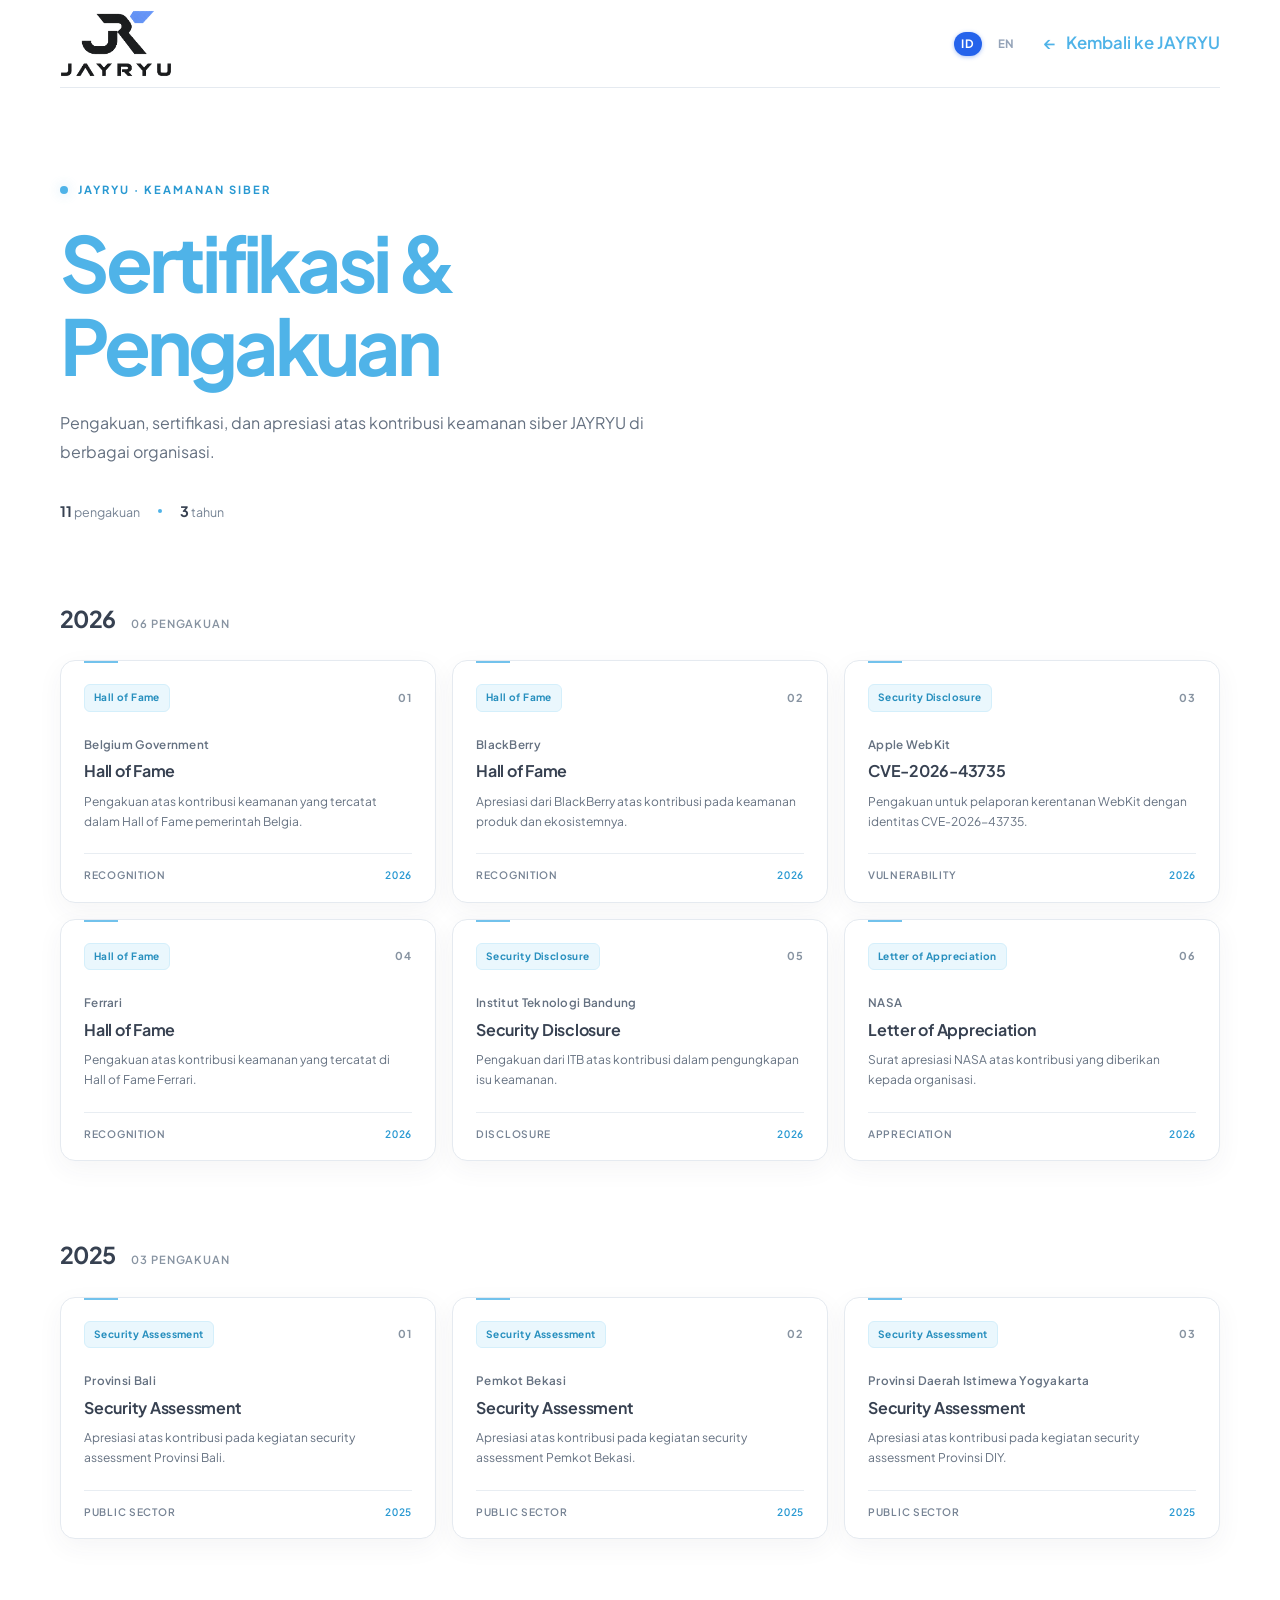
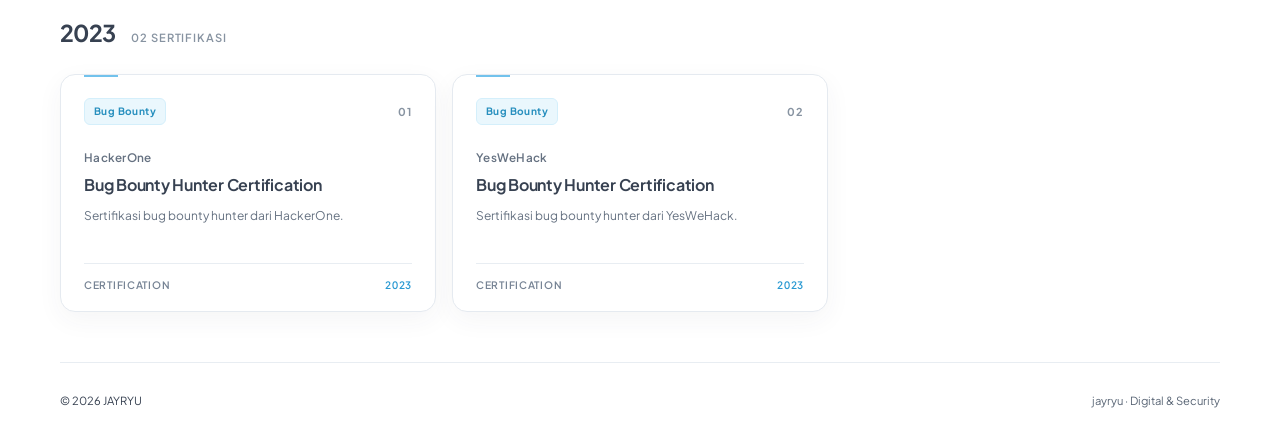
<file: id/certifications/index.html>
<!DOCTYPE html>
<html lang="id" class="scroll-smooth">
<head>
  <meta charset="UTF-8">
  <meta name="viewport" content="width=device-width, initial-scale=1.0">
  <meta name="theme-color" content="#ffffff">
  <meta name="description" content="Sertifikasi dan pengakuan keamanan siber JAYRYU dari organisasi pemerintah, teknologi, dan program bug bounty.">
  <title>Sertifikasi &amp; Pengakuan — JAYRYU</title>
  <script>
    (function(){
      try {
        var lang = localStorage.getItem('jayryu_lang');
        if (lang === 'en' || lang === 'id') {
          document.documentElement.lang = lang;
        }
      } catch(e){}
    })();
  </script>
  <link rel="icon" type="image/png" href="../../assets/images/logo.png">
  <link rel="stylesheet" href="../../assets/css/style.css">
  <link rel="stylesheet" href="../../assets/css/certifications.css">
</head>
<body class="cert-page">
  <header class="cert-topbar">
    <a class="cert-brand" href="../../index.html" aria-label="JAYRYU — kembali ke halaman utama" data-i18n-aria-label="nav_brand_aria">
      <img src="../../assets/images/jayryu_logo_dark.png" alt="JAYRYU">
    </a>
    <div style="display:flex;align-items:center;gap:16px;">
      <div class="lang-switcher" role="group" aria-label="Pilih Bahasa / Language">
        <button type="button" class="lang-btn active" data-lang="id" aria-label="Bahasa Indonesia">ID</button>
        <span class="lang-divider" aria-hidden="true">|</span>
        <button type="button" class="lang-btn" data-lang="en" aria-label="English">EN</button>
      </div>
      <a class="cert-home-link" href="../../index.html"><span aria-hidden="true">←</span> <span data-i18n="cert_back_link">Kembali ke JAYRYU</span></a>
    </div>
  </header>

  <main class="cert-main">
    <section class="cert-intro" aria-labelledby="page-title">
      <p class="cert-eyebrow"><span class="cert-eyebrow-mark" aria-hidden="true"></span> <span data-i18n="cert_eyebrow">JAYRYU · KEAMANAN SIBER</span></p>
      <h1 id="page-title"><span data-i18n="cert_heading">Sertifikasi &amp; Pengakuan</span></h1>
      <p class="cert-lede" data-i18n="cert_lede">Pengakuan, sertifikasi, dan apresiasi atas kontribusi keamanan siber JAYRYU di berbagai organisasi.</p>
      <div class="cert-summary" aria-label="11 pengakuan dari tiga tahun">
        <span><strong>11</strong> <span data-i18n="cert_summary_recognitions">pengakuan</span></span><i aria-hidden="true"></i><span><strong>3</strong> <span data-i18n="cert_summary_years">tahun</span></span>
      </div>
    </section>

    <div class="cert-years">
      <section class="cert-year" aria-labelledby="year-2026">
        <header class="cert-year-heading">
          <h2 id="year-2026">2026</h2>
          <span data-i18n="cert_count_2026">06 pengakuan</span>
        </header>
        <div class="cert-grid">
          <article class="cert-card">
            <div class="cert-card-top"><span class="cert-category">Hall of Fame</span><span class="cert-index">01</span></div>
            <p class="cert-organization">Belgium Government</p>
            <h3>Hall of Fame</h3>
            <p class="cert-description" data-i18n="cert_desc_belgium">Pengakuan atas kontribusi keamanan yang tercatat dalam Hall of Fame pemerintah Belgia.</p>
            <div class="cert-card-foot"><span>Recognition</span><time datetime="2026">2026</time></div>
          </article>
          <article class="cert-card">
            <div class="cert-card-top"><span class="cert-category">Hall of Fame</span><span class="cert-index">02</span></div>
            <p class="cert-organization">BlackBerry</p>
            <h3>Hall of Fame</h3>
            <p class="cert-description" data-i18n="cert_desc_blackberry">Apresiasi dari BlackBerry atas kontribusi pada keamanan produk dan ekosistemnya.</p>
            <div class="cert-card-foot"><span>Recognition</span><time datetime="2026">2026</time></div>
          </article>
          <article class="cert-card">
            <div class="cert-card-top"><span class="cert-category">Security Disclosure</span><span class="cert-index">03</span></div>
            <p class="cert-organization">Apple WebKit</p>
            <h3>CVE-2026-43735</h3>
            <p class="cert-description" data-i18n="cert_desc_apple">Pengakuan untuk pelaporan kerentanan WebKit dengan identitas CVE-2026-43735.</p>
            <div class="cert-card-foot"><span>Vulnerability</span><time datetime="2026">2026</time></div>
          </article>
          <article class="cert-card">
            <div class="cert-card-top"><span class="cert-category">Hall of Fame</span><span class="cert-index">04</span></div>
            <p class="cert-organization">Ferrari</p>
            <h3>Hall of Fame</h3>
            <p class="cert-description" data-i18n="cert_desc_ferrari">Pengakuan atas kontribusi keamanan yang tercatat di Hall of Fame Ferrari.</p>
            <div class="cert-card-foot"><span>Recognition</span><time datetime="2026">2026</time></div>
          </article>
          <article class="cert-card">
            <div class="cert-card-top"><span class="cert-category">Security Disclosure</span><span class="cert-index">05</span></div>
            <p class="cert-organization">Institut Teknologi Bandung</p>
            <h3>Security Disclosure</h3>
            <p class="cert-description" data-i18n="cert_desc_itb">Pengakuan dari ITB atas kontribusi dalam pengungkapan isu keamanan.</p>
            <div class="cert-card-foot"><span>Disclosure</span><time datetime="2026">2026</time></div>
          </article>
          <article class="cert-card">
            <div class="cert-card-top"><span class="cert-category">Letter of Appreciation</span><span class="cert-index">06</span></div>
            <p class="cert-organization">NASA</p>
            <h3>Letter of Appreciation</h3>
            <p class="cert-description" data-i18n="cert_desc_nasa">Surat apresiasi NASA atas kontribusi yang diberikan kepada organisasi.</p>
            <div class="cert-card-foot"><span>Appreciation</span><time datetime="2026">2026</time></div>
          </article>
        </div>
      </section>

      <section class="cert-year" aria-labelledby="year-2025">
        <header class="cert-year-heading">
          <h2 id="year-2025">2025</h2>
          <span data-i18n="cert_count_2025">03 pengakuan</span>
        </header>
        <div class="cert-grid">
          <article class="cert-card">
            <div class="cert-card-top"><span class="cert-category">Security Assessment</span><span class="cert-index">01</span></div>
            <p class="cert-organization">Provinsi Bali</p>
            <h3>Security Assessment</h3>
            <p class="cert-description" data-i18n="cert_desc_bali">Apresiasi atas kontribusi pada kegiatan security assessment Provinsi Bali.</p>
            <div class="cert-card-foot"><span>Public Sector</span><time datetime="2025">2025</time></div>
          </article>
          <article class="cert-card">
            <div class="cert-card-top"><span class="cert-category">Security Assessment</span><span class="cert-index">02</span></div>
            <p class="cert-organization">Pemkot Bekasi</p>
            <h3>Security Assessment</h3>
            <p class="cert-description" data-i18n="cert_desc_bekasi">Apresiasi atas kontribusi pada kegiatan security assessment Pemkot Bekasi.</p>
            <div class="cert-card-foot"><span>Public Sector</span><time datetime="2025">2025</time></div>
          </article>
          <article class="cert-card">
            <div class="cert-card-top"><span class="cert-category">Security Assessment</span><span class="cert-index">03</span></div>
            <p class="cert-organization">Provinsi Daerah Istimewa Yogyakarta</p>
            <h3>Security Assessment</h3>
            <p class="cert-description" data-i18n="cert_desc_diy">Apresiasi atas kontribusi pada kegiatan security assessment Provinsi DIY.</p>
            <div class="cert-card-foot"><span>Public Sector</span><time datetime="2025">2025</time></div>
          </article>
        </div>
      </section>

      <section class="cert-year" aria-labelledby="year-2023">
        <header class="cert-year-heading">
          <h2 id="year-2023">2023</h2>
          <span data-i18n="cert_count_2023">02 sertifikasi</span>
        </header>
        <div class="cert-grid">
          <article class="cert-card">
            <div class="cert-card-top"><span class="cert-category">Bug Bounty</span><span class="cert-index">01</span></div>
            <p class="cert-organization">HackerOne</p>
            <h3>Bug Bounty Hunter Certification</h3>
            <p class="cert-description" data-i18n="cert_desc_hackerone">Sertifikasi bug bounty hunter dari HackerOne.</p>
            <div class="cert-card-foot"><span>Certification</span><time datetime="2023">2023</time></div>
          </article>
          <article class="cert-card">
            <div class="cert-card-top"><span class="cert-category">Bug Bounty</span><span class="cert-index">02</span></div>
            <p class="cert-organization">YesWeHack</p>
            <h3>Bug Bounty Hunter Certification</h3>
            <p class="cert-description" data-i18n="cert_desc_yeswehack">Sertifikasi bug bounty hunter dari YesWeHack.</p>
            <div class="cert-card-foot"><span>Certification</span><time datetime="2023">2023</time></div>
          </article>
        </div>
      </section>
    </div>
  </main>

  <footer class="cert-footer">
    <span>© 2026 JAYRYU</span>
    <a href="../../index.html">jayryu · Digital &amp; Security</a>
  </footer>

  <script src="../../assets/js/translations.js"></script>
  <script>
    document.addEventListener('DOMContentLoaded', function () {
      let currentLang = (window.JAYRYU_I18N && window.JAYRYU_I18N.getSavedLang()) || 'id';

      function applyCertLanguage(lang) {
        if (!window.JAYRYU_I18N) return;
        const t = window.JAYRYU_I18N.translations[lang];
        if (!t) return;

        currentLang = lang;
        document.documentElement.lang = lang;
        document.title = t.cert_page_title;

        const metaDesc = document.querySelector('meta[name="description"]');
        if (metaDesc) metaDesc.setAttribute('content', t.cert_page_desc);

        document.querySelectorAll('[data-i18n]').forEach(el => {
          const key = el.getAttribute('data-i18n');
          if (t[key] !== undefined) el.textContent = t[key];
        });

        document.querySelectorAll('.lang-btn[data-lang]').forEach(btn => {
          const match = btn.getAttribute('data-lang') === lang;
          btn.classList.toggle('active', match);
          btn.setAttribute('aria-pressed', String(match));
        });
      }

      document.querySelectorAll('.lang-btn[data-lang]').forEach(btn => {
        btn.addEventListener('click', function (e) {
          e.preventDefault();
          const targetLang = btn.getAttribute('data-lang');
          if (targetLang && targetLang !== currentLang) {
            currentLang = targetLang;
            if (window.JAYRYU_I18N) window.JAYRYU_I18N.setSavedLang(targetLang);
            applyCertLanguage(currentLang);
          }
        });
      });

      applyCertLanguage(currentLang);
    });
  </script>
</body>
</html>
</file>
<file: assets/css/style.css>
/* ============================================================
   JAYRYU — Digital Development Agency
   Design System & Core Styles
   Typography: Plus Jakarta Sans (Single Font Family)
   Palette: Deep Navy / Near Black, Electric Blue, White, Soft Blue
   ============================================================ */

@import url('https://fonts.googleapis.com/css2?family=Plus+Jakarta+Sans:wght@400;500;600;700&display=swap');

:root {
  --font-main: 'Plus Jakarta Sans', -apple-system, BlinkMacSystemFont, 'Segoe UI', Roboto, sans-serif;
  
  /* Brand Palette */
  --bg-dark: #080d1a;
  --bg-dark-surface: #0f172a;
  --bg-dark-border: rgba(255, 255, 255, 0.08);
  
  --electric-blue: #2563eb;
  --electric-blue-hover: #1d4ed8;
  --electric-blue-soft: #eff6ff;
  --electric-blue-glow: rgba(37, 99, 235, 0.15);
  
  --text-dark: #0a0f1d;
  --text-body: #475569;
  --text-muted: #64748b;
  --text-light: #f8fafc;
  
  --border-light: #e2e8f0;
  --bg-light: #ffffff;
  --bg-subtle: #f8fafc;
}

*, *::before, *::after {
  margin: 0;
  padding: 0;
  box-sizing: border-box;
  font-family: var(--font-main) !important;
}

html {
  scroll-behavior: smooth;
  background-color: var(--bg-light);
  color: var(--text-dark);
  -webkit-font-smoothing: antialiased;
  -moz-osx-font-smoothing: grayscale;
}

#home {
  background: linear-gradient(110deg, rgba(5, 12, 31, .86), rgba(7, 16, 39, .48)), url('../../Background%20home/ChatGPT%20Image%2029%20Sep%202026,%2015.51.00.png') center/cover no-repeat;
  min-height: 88vh;
  display: flex;
  align-items: center;
}
.floating-nav { width: max-content; max-width: calc(100vw - 24px); border: 1px solid rgba(255,255,255,.2); border-radius: 999px; background: rgba(9,18,39,.84); backdrop-filter: blur(18px); box-shadow: 0 12px 40px rgba(0,0,0,.2); }
.nav-link { padding: .65rem 1.05rem; border-radius: 999px; }
.nav-link:hover { color: #fff; background: rgba(255,255,255,.16); }
.logo-marquee { overflow: hidden; mask-image: linear-gradient(90deg, transparent, #000 10%, #000 90%, transparent); }
.logo-marquee:hover .logo-track { animation-play-state: paused; }
.logo-track { display:flex; align-items:center; width:max-content; animation: marquee 38s linear infinite; will-change: transform; }
.logo-sequence { display:flex; flex:0 0 auto; align-items:center; justify-content:space-around; gap:clamp(1.25rem, 3vw, 3.6rem); width:max-content; min-width:100vw; padding-right:3.6rem; box-sizing:border-box; }
.client-logo { display:inline-flex; align-items:center; gap:.65rem; min-height:54px; padding:.45rem .8rem; border:1px solid transparent; border-radius:12px; background:transparent; color:#e7efff; white-space:nowrap; cursor:pointer; transition:color .2s ease, background-color .2s ease, border-color .2s ease, transform .2s ease; }
.client-logo:hover { color:#fff; background:rgba(37,99,235,.12); border-color:rgba(96,165,250,.26); transform:translateY(-2px); }
.client-logo:focus-visible { outline:2px solid #60a5fa; outline-offset:3px; }
.logo-name { color:inherit; font-size:1.15rem; font-weight:700; letter-spacing:-.035em; }
.client-logo-image { display:block; width:auto; height:52px; max-width:180px; object-fit:contain; object-position:center; }
.credential-logo-image.hidden { display:none; }
.logo-bekasi .client-logo-image { height:42px; }
@keyframes marquee { to { transform:translateX(-50%); } }
.founder-placeholder { display:flex; align-items:center; justify-content:center; background:linear-gradient(135deg,#2563eb,#111827); }
.founder-placeholder::after { content:attr(data-initial); color:white; font-size:2.5rem; font-weight:800; }
#technology .grid > div { animation: techFloat 4s ease-in-out infinite alternate; }
#technology .grid > div:nth-child(even) { animation-delay: -2s; }
@keyframes techFloat { to { transform:translateY(-5px); box-shadow:0 14px 28px rgba(37,99,235,.1); } }
@media (prefers-reduced-motion: reduce) { .logo-track { animation:none; } }

/* Carry the Home navy and electric-blue palette through the remaining sections. */
#clients, #about, #team, #technology, footer {
  color: #f8fafc;
  background-color: #080d1a !important;
  border-color: rgba(148,163,184,.16) !important;
}
#clients h2, #about h2, #team h2, #technology h2,
#clients h3, #about h3, #team h3, #technology h3,
#technology h4, footer h4, footer .text-slate-900, footer .text-slate-600 {
  color: #f8fafc !important;
}
#clients p, #about p, #team p, #technology p, footer p, footer li,
#about .text-slate-500, #team .text-slate-500, #technology .text-slate-500 {
  color: #b8c4d8 !important;
}
#clients .bg-white, #about .bg-white, #team .bg-white, #technology .bg-white,
#about .bg-slate-50 {
  background-color: #0f172a !important;
  border-color: rgba(96,165,250,.2) !important;
}
#clients .client-logo { color:#e7efff; }
#clients .logo-name { color:inherit; }
#about .bg-blue-50, #team .bg-blue-50, #technology .bg-blue-50 {
  background-color: rgba(37,99,235,.14) !important;
  border-color: rgba(96,165,250,.25) !important;
}
#about .text-slate-600, #team .text-slate-600, #technology .text-slate-600,
#about .text-slate-700, #team .text-slate-700, #technology .text-slate-700 {
  color: #cbd5e1 !important;
}

/* Services: a restrained, consistent technology-card treatment. */
#services { background-color: #0b1224; border-color: rgba(148,163,184,.14); }
#services .section-heading { color: #f8fafc; }
#services .max-w-2xl > p { color: #b8c4d8; }
#services .max-w-2xl > span { background: rgba(37,99,235,.15); border-color: rgba(96,165,250,.25); color: #93c5fd; }
#services .grid > div {
  --service-accent: #60a5fa;
  --service-soft: rgba(37,99,235,.14);
  --service-border: rgba(96,165,250,.3);
  --service-glow: rgba(37,99,235,.24);
  min-height: 17rem;
  padding: 1.65rem;
  background: #0f172a;
  border: 1px solid rgba(148,163,184,.18);
  box-shadow: 0 12px 28px rgba(1,7,20,.18);
  transition: transform .24s ease, border-color .24s ease, box-shadow .24s ease;
}
#services .grid > div:nth-child(2) { --service-accent:#22d3ee; --service-soft:rgba(6,182,212,.13); --service-border:rgba(34,211,238,.3); --service-glow:rgba(6,182,212,.22); }
#services .grid > div:nth-child(3) { --service-accent:#a78bfa; --service-soft:rgba(139,92,246,.14); --service-border:rgba(167,139,250,.3); --service-glow:rgba(139,92,246,.23); }
#services .grid > div:nth-child(4) { --service-accent:#34d399; --service-soft:rgba(16,185,129,.13); --service-border:rgba(52,211,153,.28); --service-glow:rgba(16,185,129,.22); }
#services .grid > div:nth-child(5) { --service-accent:#fbbf24; --service-soft:rgba(245,158,11,.13); --service-border:rgba(251,191,36,.28); --service-glow:rgba(245,158,11,.2); }
#services .grid > div:nth-child(6) { --service-accent:#fb7185; --service-soft:rgba(244,63,94,.13); --service-border:rgba(251,113,133,.28); --service-glow:rgba(244,63,94,.2); }
#services .grid > div:hover {
  transform: translateY(-5px);
  border-color: rgba(59,130,246,.72);
  box-shadow: 0 18px 38px rgba(2,8,23,.34), 0 0 0 1px rgba(37,99,235,.14);
}
#services .grid > div > div:first-child { display:flex; flex-direction:column; align-items:flex-start; }
#services .grid > div > div:first-child > div:first-child {
  width: 3.5rem;
  height: 3.5rem;
  margin-bottom: 1.25rem;
  border-radius: 1rem;
  color: var(--service-accent);
  background: var(--service-soft);
  border: 1px solid var(--service-border);
  box-shadow: inset 0 1px rgba(255,255,255,.04);
  transition: box-shadow .24s ease, color .24s ease, background-color .24s ease;
}
#services .grid > div:hover > div:first-child > div:first-child {
  color: var(--service-accent);
  background: var(--service-soft);
  box-shadow: 0 0 22px var(--service-glow);
}
#services svg.w-6.h-6 { width:1.65rem; height:1.65rem; stroke-width:1.7; stroke-linecap:round; stroke-linejoin:round; }
#services h3 { color:#f8fafc; font-size:1.12rem; line-height:1.4; }
#services .grid > div p { color:#b8c4d8; font-size:.9rem; line-height:1.7; }
#services .grid > div > div:last-child { border-color:rgba(148,163,184,.16); color:#93c5fd; }
#services .grid > div:hover h3 { color:#93c5fd; }
@media (max-width: 767px) {
  #services .grid > div { min-height: 15rem; padding:1.4rem; }
}

.credential-modal[hidden] { display:none; }
.credential-modal { position:fixed; inset:0; z-index:100; display:flex; align-items:center; justify-content:center; padding:24px; }
.credential-backdrop { position:absolute; inset:0; background:rgba(2,6,18,.78); backdrop-filter:blur(8px); opacity:0; transition:opacity .22s ease; }
.credential-dialog { position:relative; z-index:1; width:min(100%, 470px); padding:32px; border:1px solid rgba(96,165,250,.28); border-radius:20px; background:#0f172a; box-shadow:0 28px 90px rgba(0,0,0,.48), 0 0 34px rgba(37,99,235,.12); opacity:0; transform:translateY(12px) scale(.975); transition:opacity .22s ease, transform .22s cubic-bezier(.2,.8,.2,1); }
.credential-modal.is-open .credential-backdrop { opacity:1; }
.credential-modal.is-open .credential-dialog { opacity:1; transform:translateY(0) scale(1); }
.credential-close { position:absolute; top:14px; right:14px; display:grid; place-items:center; width:36px; height:36px; border:1px solid rgba(148,163,184,.18); border-radius:10px; background:rgba(255,255,255,.035); color:#cbd5e1; font-size:1.45rem; line-height:1; cursor:pointer; transition:background-color .18s ease, color .18s ease, border-color .18s ease; }
.credential-close:hover { border-color:rgba(96,165,250,.45); background:rgba(37,99,235,.16); color:#fff; }
.credential-logo { display:inline-flex; align-items:center; gap:10px; margin:2px 0 22px; }
.credential-logo .logo-name { color:#f8fafc; font-size:1.18rem; }
.credential-logo-image { display:block; width:auto; height:auto; max-width:190px; max-height:68px; object-fit:contain; object-position:left center; }
.credential-organization { margin:0 0 12px; color:#94a3b8; font-size:.76rem; font-weight:600; letter-spacing:.04em; }
.credential-meta { display:flex; align-items:center; gap:8px; margin-bottom:14px; }
.credential-meta span { padding:5px 9px; border:1px solid rgba(96,165,250,.2); border-radius:7px; background:rgba(37,99,235,.12); color:#bfdbfe; font-size:.67rem; font-weight:650; }
.credential-dialog h2 { margin:0; padding-right:20px; color:#f8fafc; font-size:clamp(1.35rem, 5vw, 1.75rem); font-weight:700; letter-spacing:-.035em; line-height:1.3; }
.credential-description { margin:14px 0 2px; color:#b8c4d8; font-size:.9rem; line-height:1.8; }
@media (max-width:640px) {
  .logo-sequence { gap:1.25rem; padding-right:1.25rem; }
  .client-logo { min-height:44px; padding:.25rem .4rem; gap:.5rem; }
  .client-logo { min-height:48px; padding:.25rem .45rem; }
  .client-logo-image { height:46px; max-width:158px; }
  .logo-bekasi .client-logo-image { height:38px; }
  .logo-name { font-size:1.02rem; }
  .credential-modal { padding:16px; }
  .credential-dialog { padding:26px 22px; border-radius:17px; }
}
@media (prefers-reduced-motion: reduce) {
  .logo-track { animation-duration:120s; }
  .client-logo, .credential-backdrop, .credential-dialog, .credential-close { transition:none; }
}

#team .team-mini-card { display:flex; width:100%; min-width:0; align-items:center; gap:14px; padding:14px; border:1px solid rgba(148,163,184,.18); border-radius:16px; background:#0f172a; color:#f8fafc; text-align:left; cursor:pointer; transition:transform .22s ease, border-color .22s ease, box-shadow .22s ease; }
#team .team-mini-card:hover { transform:translateY(-3px); border-color:rgba(96,165,250,.48); box-shadow:0 14px 28px rgba(0,0,0,.2); }
#team .team-mini-avatar { display:block; flex:0 0 64px; width:64px; height:64px; overflow:hidden; border:1px solid rgba(148,163,184,.18); border-radius:14px; background:#111827; }
#team .team-mini-avatar img { display:block; width:100%; height:100%; object-fit:cover; }
#team .team-mini-founder { display:grid; place-items:center; border-color:rgba(96,165,250,.28); background:#16284b; color:#bfdbfe; font-size:1.55rem; font-weight:800; }
#team .team-mini-copy { display:flex; min-width:0; flex-direction:column; gap:3px; }
#team .team-mini-name { overflow:hidden; color:#f8fafc; font-size:.93rem; font-weight:700; text-overflow:ellipsis; white-space:nowrap; }
#team .team-mini-role { color:#aebcd1; font-size:.71rem; line-height:1.4; }
#team .team-mini-action { display:flex; align-items:center; gap:5px; margin-top:4px; color:#93c5fd; font-size:.7rem; font-weight:700; }
#team .team-mini-card:hover .team-mini-action span { transform:translateX(3px); }
#team .team-mini-action span { transition:transform .2s ease; }
@media (max-width:640px) { #team .team-mini-avatar { flex-basis:58px; width:58px; height:58px; } }

body {
  background-color: var(--bg-light);
  color: var(--text-dark);
  font-family: var(--font-main);
  font-weight: 400;
  line-height: 1.6;
  overflow-x: hidden;
}

/* Custom Scrollbar */
::-webkit-scrollbar {
  width: 8px;
}
::-webkit-scrollbar-track {
  background: #f1f5f9;
}
::-webkit-scrollbar-thumb {
  background: #cbd5e1;
  border-radius: 4px;
}
::-webkit-scrollbar-thumb:hover {
  background: #94a3b8;
}

/* Typography Rules */
h1, h2, h3, h4, h5, h6 {
  font-family: var(--font-main) !important;
  color: inherit;
}

.hero-heading {
  font-weight: 700;
  line-height: 1.08;
  letter-spacing: -0.035em;
}

.section-heading {
  font-weight: 700;
  line-height: 1.15;
  letter-spacing: -0.025em;
}

.card-heading {
  font-weight: 600;
  letter-spacing: -0.015em;
}

/* Clean Card Hover */
.clean-card {
  transition: transform 0.25s cubic-bezier(0.16, 1, 0.3, 1), box-shadow 0.25s cubic-bezier(0.16, 1, 0.3, 1), border-color 0.25s ease;
}
.clean-card:hover {
  transform: translateY(-4px);
  box-shadow: 0 16px 32px -8px rgba(15, 23, 42, 0.08);
  border-color: #cbd5e1;
}

/* Filter Tab Active States */
.filter-tab {
  transition: all 0.2s ease;
}
.filter-tab.active {
  background-color: var(--text-dark);
  color: #ffffff;
  border-color: var(--text-dark);
}

/* Pulse animation for single floating WhatsApp */
.wa-float-pulse {
  animation: waPulse 2.5s infinite;
}

@keyframes waPulse {
  0% {
    box-shadow: 0 0 0 0 rgba(37, 99, 235, 0.5);
  }
  70% {
    box-shadow: 0 0 0 14px rgba(37, 99, 235, 0);
  }
  100% {
    box-shadow: 0 0 0 0 rgba(37, 99, 235, 0);
  }
}

/* Modal Animations */
.modal-backdrop {
  transition: opacity 0.25s ease;
}
.modal-backdrop.hidden {
  opacity: 0;
  pointer-events: none;
}
.modal-backdrop:not(.hidden) {
  opacity: 1;
  pointer-events: auto;
}

.modal-content {
  transition: transform 0.25s cubic-bezier(0.16, 1, 0.3, 1), opacity 0.25s ease;
}
.modal-backdrop.hidden .modal-content {
  transform: scale(0.96) translateY(10px);
  opacity: 0;
}
.modal-backdrop:not(.hidden) .modal-content {
  transform: scale(1) translateY(0);
  opacity: 1;
}

/* Subtle Hero Glow */
.hero-glow {
  background: radial-gradient(circle at 75% 30%, rgba(37, 99, 235, 0.18) 0%, rgba(8, 13, 26, 0) 65%);
}

/* JAYRYU light corporate refresh */
:root {
  --bg-dark: #ffffff;
  --bg-dark-surface: #f3f6fa;
  --bg-dark-border: #e5edf4;
  --electric-blue: #4fb3e8;
  --electric-blue-hover: #2999d2;
  --electric-blue-soft: #eaf7fd;
  --electric-blue-glow: rgba(79,179,232,.16);
  --text-dark: #374151;
  --text-body: #596575;
  --text-muted: #768394;
  --text-light: #374151;
  --border-light: #e5eaf0;
  --bg-light: #ffffff;
  --bg-subtle: #f3f6fa;
  scroll-padding-top: 92px;
}
html, body { background:#fff !important; color:#374151 !important; }
body { line-height:1.7; }
::selection { background:#d9f1fc; color:#374151; }
::-webkit-scrollbar-track { background:#f3f6fa; }
::-webkit-scrollbar-thumb { background:#c6d6e2; }
::-webkit-scrollbar-thumb:hover { background:#4fb3e8; }

.floating-nav {
  width:min(1180px, calc(100% - 32px)); max-width:1180px;
  left:50%; transform:translateX(-50%); top:14px;
  padding:0 12px; border:1px solid #e5eaf0; border-radius:16px;
  background:rgba(255,255,255,.96); box-shadow:0 8px 28px rgba(55,65,81,.08);
  backdrop-filter:blur(14px);
}
.nav-brand { display:inline-flex; flex:0 0 auto; align-items:center; padding:5px 10px; }
.nav-brand img { display:block; width:88px; height:38px; object-fit:contain; }
.floating-nav > div:first-child { max-width:none; padding-inline:0; }
.floating-nav > div:first-child > div { gap:clamp(12px,2vw,30px); }
.floating-nav .md\:flex { color:#596575 !important; }
.nav-link { padding:.55rem .72rem; border-radius:8px; color:#596575; font-size:.78rem; }
.nav-link:hover { color:#248fc4; background:#eaf7fd; }
.nav-contact { align-items:center; justify-content:center; padding:10px 17px; border-radius:8px; background:#4fb3e8; color:#fff; font-size:.8rem; font-weight:700; transition:background .2s ease, transform .2s ease; }
.nav-contact:hover { background:#2999d2; transform:translateY(-1px); }
#mobileMenuBtn { color:#374151 !important; }
#mobileMenu { position:absolute; top:calc(100% + 8px); left:0; right:0; padding:16px 20px 20px; border:1px solid #e5eaf0; border-radius:14px; background:#fff !important; box-shadow:0 14px 32px rgba(55,65,81,.12); }
#mobileMenu a { color:#596575 !important; }
#mobileMenu a:hover { color:#2999d2 !important; }
.mobile-nav-contact { display:block; margin-top:8px; padding:11px 14px; border-radius:8px; background:#4fb3e8; color:#fff !important; text-align:center; font-size:.84rem; font-weight:700; }

#home {
  min-height:clamp(570px, 76vh, 760px); padding-top:130px; padding-bottom:100px;
  color:#374151 !important; background:#fff !important; position:relative; isolation:isolate;
}
#home::before { content:""; position:absolute; z-index:-1; inset:0; background:radial-gradient(ellipse at 86% 58%, #eaf7fd 0, #f7fbfd 27%, #fff 60%); }
#home .absolute { display:none; }
#home > div { width:100%; max-width:1280px; }
#home > div > div { justify-items:start; text-align:left; }
#home > div > div > div { max-width:760px; justify-content:flex-start; gap:clamp(22px,4vw,58px); }
#home > div > div > div > img { width:clamp(96px,13vw,164px); height:auto; padding:10px; border-radius:18px; background:rgba(255,255,255,.88); }
#home .text-blue-300 { color:#2999d2 !important; }
#home h1 { max-width:650px; color:#374151 !important; font-size:clamp(2.5rem,5.5vw,5rem); line-height:1.04; letter-spacing:-.055em; }
#home p { max-width:520px; color:#596575 !important; font-size:clamp(1rem,1.3vw,1.18rem); }

#statsSection, #clients, #about, #team, #technology, #contact, footer, #services, #projectArchive, #pricing {
  color:#374151 !important; background-color:#fff !important; border-color:#e8edf2 !important;
}
#statsSection { border-block:1px solid #e8edf2; }
#statsSection .divide-white\/10 > :not([hidden]) ~ :not([hidden]) { border-color:#e5eaf0 !important; }
#statsSection .text-white, #statsSection .text-blue-400 { color:#4fb3e8 !important; }
#statsSection p { color:#768394 !important; }
#services, #technology, #pricing, #projectArchive { background:#f7f9fb !important; }
#clients h2, #about h2, #team h2, #technology h2, #services h2, #contact h2,
#clients h3, #about h3, #team h3, #technology h3, #services h3, footer h4 { color:#374151 !important; }
#clients p, #about p, #team p, #technology p, #services p, #contact p, footer p, footer li { color:#596575 !important; }
#clients .bg-white, #about .bg-white, #team .bg-white, #technology .bg-white, #services .bg-white,
#pricing .bg-white, #projectArchive .bg-white, #about .bg-slate-50 {
  background:#fff !important; border-color:#e5eaf0 !important; box-shadow:0 8px 26px rgba(55,65,81,.045);
}
#services .grid > div { min-height:16rem; padding:1.65rem; border:1px solid #e5eaf0; border-radius:14px; background:#fff; box-shadow:0 8px 26px rgba(55,65,81,.045); }
#services .grid > div:nth-child(n) { --service-accent:#4fb3e8; --service-soft:#eaf7fd; --service-border:#d4effb; --service-glow:rgba(79,179,232,.16); }
#services h3 { color:#374151 !important; }
#services .grid > div p { color:#657181 !important; }
#services .grid > div > div:last-child { border-color:#e8edf2; color:#2999d2; }
#services .grid > div:hover h3 { color:#2999d2 !important; }
#services .section-heading, #services .max-w-2xl > p { color:#374151 !important; }
#services .max-w-2xl > span, #about .bg-blue-50, #team .bg-blue-50, #technology .bg-blue-50 {
  color:#278fbe !important; background:#eaf7fd !important; border-color:#d4effb !important;
}
#clients .client-logo { color:#596575 !important; }
#clients .client-logo:hover { color:#2999d2 !important; background:#f4fafe; border-color:#d4effb; }
#technology .grid > div { animation:none; }
#team .team-mini-card { border-color:#e5eaf0; background:#fff; color:#374151; }
#team .team-mini-name { color:#374151; }
#team .team-mini-role { color:#768394; }
#team .team-mini-action { color:#2999d2; }
#team .team-mini-avatar { border-color:#e5eaf0; background:#f3f6fa; }
#team .team-mini-founder { border-color:#d4effb; background:#eaf7fd; color:#278fbe; }
#projectModal, #teamModal, #consultModal { background:rgba(55,65,81,.38) !important; }
.modal-content { border-color:#e5eaf0 !important; background:#fff !important; box-shadow:0 24px 70px rgba(55,65,81,.16) !important; }
.modal-content h3, .modal-content h5, .modal-content #pmPrice { color:#374151 !important; }
.modal-content p, .modal-content .text-slate-600, .modal-content .text-slate-500 { color:#657181 !important; }
.modal-content .bg-slate-900 { background:#f3f6fa !important; }
.modal-content .bg-blue-600 { background:#4fb3e8 !important; }
.modal-content .text-blue-600, .modal-content .text-blue-500 { color:#2999d2 !important; }
#consultModal > .modal-content > .bg-blue-600 { background:#4fb3e8 !important; }
#consultModal .text-blue-100, #consultModal .text-blue-900 { color:#596575 !important; }
#consultModal .text-blue-500 { color:#2999d2 !important; }
.wa-float-pulse { background:#4fb3e8 !important; box-shadow:0 8px 24px rgba(79,179,232,.28); }
.wa-float-pulse:hover { background:#2999d2 !important; }
#projectArchive .filter-tab, #pricing .filter-tab { border-color:#e5eaf0; color:#596575; }
#projectArchive .filter-tab.active, #pricing .filter-tab.active { background:#4fb3e8 !important; color:#fff !important; }
#contact { overflow:hidden; }
#contact .text-white, #contact h2, #contact p { color:#374151 !important; }
#contact .text-blue-400 { color:#2999d2 !important; }
#contact .bg-blue-600, #contact a.bg-blue-600, #contact button.bg-blue-600 { background:#4fb3e8 !important; color:#fff !important; }
#contact .border-white\/20 { border-color:#dce5ec !important; }
#contact .bg-white\/5 { background:#f7f9fb !important; }
footer .text-slate-900, footer .text-slate-600 { color:#596575 !important; }
footer a:hover { color:#2999d2 !important; }

.clean-card:hover, #services .grid > div:hover { transform:translateY(-4px); border-color:#b9e3f5 !important; box-shadow:0 16px 32px rgba(55,65,81,.09); }
.filter-tab.active { background:#4fb3e8 !important; color:#fff !important; border-color:#4fb3e8 !important; }
.credential-modal { z-index:100; }
.credential-backdrop, .modal-backdrop { background:rgba(55,65,81,.38) !important; backdrop-filter:blur(5px); }
.credential-dialog { border-color:#e5eaf0; background:#fff; box-shadow:0 28px 90px rgba(55,65,81,.18); }
.credential-close { border-color:#e5eaf0; background:#f7f9fb; color:#596575; }
.credential-close:hover { border-color:#b9e3f5; background:#eaf7fd; color:#278fbe; }
.credential-logo .logo-name, .credential-dialog h2 { color:#374151; }
.credential-organization, .credential-description { color:#657181; }
.credential-meta span { border-color:#d4effb; background:#eaf7fd; color:#278fbe; }
.credential-logo-image { max-height:68px; }

@media (max-width:767px) {
  .floating-nav { top:10px; width:calc(100% - 20px); padding-inline:8px; }
  .nav-brand img { width:78px; height:34px; }
  #home { min-height:600px; padding-top:115px; padding-bottom:70px; }
  #home::before { inset:24% 0 0; background:radial-gradient(ellipse at 78% 65%, #eaf7fd 0, #f7fbfd 32%, #fff 70%); }
  #home > div > div { text-align:left; }
  #home > div > div > div { align-items:flex-start; gap:14px; }
  #home > div > div > div > img { width:68px; padding:5px; border-radius:10px; }
  #home h1 { font-size:clamp(2rem,9vw,3rem); }
  #services .grid > div { min-height:14rem; padding:1.4rem; }
  #statsSection .grid { row-gap:0; }
}
@media (prefers-reduced-motion:reduce) {
  *, *::before, *::after { scroll-behavior:auto !important; animation-duration:.01ms !important; animation-iteration-count:1 !important; transition-duration:.01ms !important; }
}

/* Editorial layout inspired by the supplied Decor Systems reference. */
html { scroll-padding-top:84px; }
body { --page-gutter:clamp(22px,5.5vw,92px); }
.floating-nav {
  top:0; width:100%; max-width:none; height:76px; padding:0;
  border:0; border-bottom:1px solid #e9edf1; border-radius:0;
  background:rgba(255,255,255,.97); box-shadow:none;
}
.floating-nav > div:first-child { width:min(100%, 1560px); height:100%; margin:0 auto; padding-inline:var(--page-gutter); }
.floating-nav > div:first-child > div { height:100%; gap:clamp(16px,3vw,46px); }
.nav-brand { padding:0; }
.nav-brand img { width:104px; height:48px; }
.floating-nav .md\:flex { margin-left:auto; gap:clamp(6px,1.5vw,24px); }
.nav-link { padding:12px 9px; border-radius:0; color:#374151; font-size:.72rem; font-weight:600; letter-spacing:.09em; text-transform:uppercase; }
.nav-link:hover { color:#4fb3e8; background:transparent; }
.nav-contact { min-height:42px; padding:0 20px; border-radius:0; background:#4fb3e8; color:#fff; font-size:.72rem; letter-spacing:.04em; text-transform:uppercase; }
.nav-contact:hover { background:#2999d2; }
#mobileMenuBtn { color:#374151 !important; }
#mobileMenu { border-radius:0; }
.mobile-service-trigger { width:100%; padding:8px 0; color:#596575; text-align:left; font-weight:600; }

#home {
  min-height:min(800px, calc(100svh - 76px)); padding:clamp(160px,25vh,270px) var(--page-gutter) 70px;
  display:flex; align-items:flex-end; background:#fff !important;
}
#home::before { background:radial-gradient(ellipse at 92% 65%, #eef9fd 0, #f8fcfe 25%, #fff 58%); }
#home > div { width:min(100%,1560px); margin-inline:auto; padding:0; }
#home > div > div { justify-items:start; }
#home > div > div > div { display:block; max-width:1420px; width:100%; }
#home > div > div > div > img { display:none; }
#home .text-blue-300 { margin-bottom:18px; color:#4fb3e8 !important; letter-spacing:.2em; }
#home h1 {
  max-width:1400px; font-size:clamp(3.8rem,10.5vw,10rem); line-height:.88;
  font-weight:500; letter-spacing:-.075em; text-transform:uppercase;
  animation:rise-in 1s cubic-bezier(.2,.7,.2,1) both;
}
#home p { margin-top:clamp(24px,4vw,52px); max-width:510px; font-size:clamp(1rem,1.35vw,1.22rem); animation:rise-in .9s .16s cubic-bezier(.2,.7,.2,1) both; }
.hero-cta { display:inline-flex; align-items:center; gap:18px; margin-top:28px; padding:13px 0; border-bottom:1px solid #4fb3e8; color:#374151; font-size:.78rem; font-weight:700; letter-spacing:.08em; text-transform:uppercase; animation:rise-in .9s .25s cubic-bezier(.2,.7,.2,1) both; }
.hero-cta span { color:#4fb3e8; font-size:1.1rem; transition:transform .2s ease; }
.hero-cta:hover span { transform:translate(3px,-3px); }
@keyframes rise-in { from { opacity:0; transform:translateY(42px); } to { opacity:1; transform:translateY(0); } }

#statsSection { padding:30px var(--page-gutter) 44px; border-block:1px solid #e8edf2; }
#statsSection > div { max-width:1560px; padding-inline:0; margin:auto; }
#statsSection .grid { max-width:920px; margin-left:auto; }
#clients { padding:58px 0 42px; }
#clients > .text-center { margin-bottom:16px; }
#clients .logo-sequence { gap:clamp(2rem,5vw,6rem); padding-right:clamp(2rem,5vw,6rem); }
#clients .client-logo { min-height:72px; padding:.5rem; }
#clients .client-logo-image { height:56px; }
#clients .logo-track { animation-duration:48s; }

#servicesBackdrop { position:fixed; inset:0; z-index:49; background:rgba(55,65,81,.24); opacity:0; transition:opacity .3s ease; }
#servicesBackdrop:not([hidden]) { opacity:1; }
#services {
  position:fixed; z-index:50; inset:0 auto 0 0; width:min(680px,92vw); height:100dvh;
  margin:0; padding:clamp(78px,10vh,112px) clamp(24px,5vw,64px) 42px;
  overflow-y:auto; background:#fff !important; border:0; border-right:1px solid #e5eaf0;
  box-shadow:16px 0 60px rgba(55,65,81,.1); transform:translateX(-105%); visibility:hidden;
  transition:transform .34s cubic-bezier(.2,.8,.2,1), visibility .34s;
}
#services.is-open { transform:translateX(0); visibility:visible; }
.services-open { overflow:hidden; }
.services-close { position:absolute; top:20px; right:24px; width:42px; height:42px; border:1px solid #e5eaf0; border-radius:50%; background:#fff; color:#374151; font-size:1.65rem; line-height:1; cursor:pointer; }
#services .max-w-7xl { padding:0; }
#services .max-w-2xl { margin-bottom:34px; }
#services .section-heading { font-size:clamp(2rem,5vw,3.2rem); }
#services .grid { grid-template-columns:repeat(2,minmax(0,1fr)); gap:12px; }
#services .grid > div { min-height:210px; padding:20px; border-radius:4px; box-shadow:none; }
#services .grid > div > div:first-child > div:first-child { width:42px; height:42px; margin-bottom:14px; border-radius:8px; }
#services .grid > div h3 { font-size:.95rem; }
#services .grid > div p { font-size:.78rem; }
#services .grid > div > div:last-child { margin-top:18px; padding-top:14px; font-size:.68rem; }

#projectArchive, #about, #technology, #contact { padding:clamp(76px,10vw,145px) var(--page-gutter); }
#projectArchive > div, #about > div, #technology > div, #contact > div { width:100%; max-width:1560px; padding-inline:0; margin-inline:auto; }
#projectArchive .flex.flex-col { align-items:flex-end; }
#projectArchive .section-heading, #about .section-heading, #technology .section-heading { font-size:clamp(2.5rem,6vw,5rem); letter-spacing:-.06em; }
#projectArchive .grid > div { border-radius:4px !important; box-shadow:none !important; }
#projectArchive img { transition:transform .7s cubic-bezier(.2,.8,.2,1); }
#projectArchive .group:hover img { transform:scale(1.035); }
#about .grid { gap:clamp(32px,8vw,120px); }
#about .bg-slate-50 { border-radius:2px !important; box-shadow:none !important; }
.mission-card { margin-top:18px; padding:26px 30px; border-left:2px solid #4fb3e8; background:#f5f9fb; }
.mission-card > span { color:#4fb3e8; }
.mission-card p { color:#374151; font-size:1.05rem; line-height:1.7; }
#team { border-color:#e5eaf0 !important; }
#technology { background:#f7f9fb !important; }
#technology .grid > div { border-radius:3px !important; box-shadow:none !important; }
#technology .grid > div > div:first-child { border-radius:2px; background:#eaf7fd !important; color:#278fbe !important; }
#contact { background:#fff !important; border-top:1px solid #e8edf2; }
#contact > div { position:relative; }
.reveal-section { opacity:0; transform:translateY(32px); transition:opacity .8s ease, transform .8s cubic-bezier(.2,.7,.2,1); }
.reveal-section.is-revealed { opacity:1; transform:translateY(0); }

@media (max-width:767px) {
  .floating-nav { height:64px; }
  .floating-nav > div:first-child > div { gap:10px; }
  .nav-brand img { width:88px; height:42px; }
  #mobileMenu { top:calc(100% + 1px); }
  #home { min-height:calc(88svh - 64px); padding:150px var(--page-gutter) 55px; }
  #home h1 { font-size:clamp(3.4rem,15vw,7rem); }
  #home p { max-width:350px; }
  #statsSection { padding:24px var(--page-gutter) 32px; }
  #clients { padding-block:38px 28px; }
  #projectArchive, #about, #technology, #contact { padding:76px var(--page-gutter); }
  #projectArchive .grid { gap:18px; }
  #services { width:min(100%,560px); padding:78px 22px 28px; }
  #services .grid { grid-template-columns:1fr; }
  #services .grid > div { min-height:auto; }
  #about .grid { gap:28px; }
}
@media (prefers-reduced-motion:reduce) {
  .reveal-section { opacity:1; transform:none; transition:none; }
  #home h1, #home p, .hero-cta { animation:none; }
}

/* Service categories are the primary navigation and open matching copy in the drawer. */
.floating-nav .service-nav-link { min-width:auto; padding-inline:clamp(5px,.8vw,12px); }
.service-nav-link.is-active, .service-nav-link[aria-expanded="true"] { color:#2999d2; }
#services > .max-w-7xl { display:none; }
.service-detail-pane { width:min(100%,600px); margin:0 auto; }
.service-detail-kicker { margin:0 0 24px; color:#4fb3e8; font-size:.72rem; font-weight:700; letter-spacing:.2em; }
.service-detail-pane h2 { max-width:560px; margin:0; color:#374151; font-size:clamp(2.8rem,6vw,5.2rem); font-weight:500; letter-spacing:-.07em; line-height:.98; }
.service-detail-pane > p:not(.service-detail-kicker) { max-width:500px; margin:28px 0 0; color:#596575; font-size:clamp(1rem,1.5vw,1.18rem); line-height:1.8; }
.service-detail-cta { display:inline-flex; align-items:center; gap:18px; margin-top:34px; padding:14px 0; border-bottom:1px solid #4fb3e8; color:#374151; font-size:.75rem; font-weight:700; letter-spacing:.08em; text-transform:uppercase; }
.service-detail-cta span { color:#4fb3e8; }

/* Temporary trust section demo in place of the visible project archive. */
#projectArchive { background:#fff !important; }
#projectArchive .flex.flex-col > .flex.flex-wrap,
#projectArchive .max-w-7xl > .grid { display:none !important; }
#projectArchive .trusted-demo-grid { display:grid; grid-template-columns:repeat(4,minmax(0,1fr)); gap:clamp(20px,4vw,64px); margin-top:48px; }
.trusted-demo-logo { min-width:0; min-height:190px; display:flex; align-items:center; justify-content:center; overflow:visible; border:0; border-radius:0; background:transparent; box-shadow:none; }
.trusted-demo-logo:hover { background:transparent; box-shadow:none; }
.trusted-demo-logo img { display:block; width:auto; max-width:90%; height:auto; max-height:160px; object-fit:contain; transition:transform .25s ease; }
.trusted-demo-logo:hover img { transform:scale(1.045); }

/* Increase contrast between the page's major white and soft-gray sections. */
#statsSection { background:#fff !important; }
#clients { background:#f3f6fa !important; border-block:1px solid #e6ebf0 !important; }
#projectArchive { border-bottom:1px solid #e6ebf0 !important; }
#about { background:#f3f6fa !important; border-bottom:1px solid #e6ebf0 !important; }
#about .bg-slate-50 { background:#fff !important; border-color:#e3e9ee !important; }
#technology { background:#fff !important; }
#technology .grid > div { border-color:#e3e9ee !important; background:#fff !important; }
#contact { background:#f3f6fa !important; }
#team .team-mini-card { box-shadow:0 4px 18px rgba(55,65,81,.035); }
#team .team-mini-card:hover { box-shadow:0 12px 28px rgba(55,65,81,.08); }
#statsSection, #clients, #projectArchive, #about, #technology, #contact { scroll-margin-top:90px; }

@media (max-width:1100px) and (min-width:768px) {
  .floating-nav .md\:flex { gap:2px; }
  .floating-nav > div:first-child > div { gap:10px; }
  .nav-brand img { width:82px; }
  .nav-link { font-size:.65rem; letter-spacing:.06em; }
  .floating-nav .md\:flex > a { display:none; }
  .nav-contact { padding-inline:12px; font-size:.65rem; }
}
@media (max-width:767px) {
  #services { padding:82px 26px 36px; }
  .service-detail-pane h2 { font-size:clamp(2.8rem,14vw,4.2rem); }
  #projectArchive .trusted-demo-grid { grid-template-columns:repeat(2,minmax(0,1fr)); gap:10px; margin-top:32px; }
  .trusted-demo-logo { min-height:140px; }
  .trusted-demo-logo img { max-width:92%; max-height:126px; }
}

/* Spread the service categories across the full desktop navigation. */
@media (min-width:768px) {
  .floating-nav > div:first-child { width:100%; max-width:none; padding-inline:clamp(24px,3vw,56px); }
  .floating-nav > div:first-child > div { width:100%; gap:clamp(36px,8vw,132px); }
  .floating-nav .md\:flex { flex:1; justify-content:space-between; margin-left:0; gap:clamp(12px,2vw,28px); }
  .floating-nav .service-nav-link { padding-inline:8px; }
}

/* Apple and BlackBerry assets are white marks with transparent backgrounds. */
#clients .client-logo.logo-apple,
#clients .client-logo.logo-blackberry {
  min-width:112px;
  justify-content:center;
  border-color:#374151;
  border-radius:10px;
  background:#374151;
}
#clients .client-logo.logo-apple:hover,
#clients .client-logo.logo-blackberry:hover {
  border-color:#4b5563;
  background:#4b5563;
}
#clients .client-logo.logo-apple .client-logo-image { height:46px; }
#clients .client-logo.logo-blackberry .client-logo-image { height:32px; }
.credential-logo.logo-apple,
.credential-logo.logo-blackberry {
  padding:10px 14px;
  border-radius:9px;
  background:#374151;
}
.credential-logo.logo-apple .credential-logo-image { width:42px; height:42px; object-fit:contain; }
.credential-logo.logo-blackberry .credential-logo-image { width:126px; height:38px; object-fit:contain; }

/* Keep founder portraits fully framed against a consistent light backdrop. */
#team .team-mini-avatar { display:grid; place-items:center; background:#f3f6fa; }
#team .team-mini-avatar img { width:100%; height:100%; object-fit:contain; object-position:center; background:#f3f6fa; }
#team .team-mini-founder { background:#eaf7fd !important; color:#278fbe; }
#team .team-mini-role { white-space:normal; }
#teamModal #tmImage { object-fit:contain !important; object-position:center; background:#f3f6fa; }
#teamModal #tmImage + * { min-width:0; }
#teamModal .modal-content .founder-placeholder { background:#eaf7fd !important; }
#teamModal .modal-content .founder-placeholder::after { color:#278fbe; }
@media (min-width:1280px) { #team .team-mini-card { min-height:112px; } }

/* Remove the extra backing layer behind the founder portrait images. */
#team .team-mini-avatar:not(.team-mini-founder) { border-color:transparent; background:transparent; }
#team .team-mini-avatar img { background:transparent; }
#teamModal #tmImage { background:transparent; }
#teamModal .modal-content #tmImage { border-color:transparent; }
#team { background:transparent !important; }
.contact-email-link { display:inline-flex; align-items:center; justify-content:center; padding:13px 20px; border:1px solid #dce5ec; color:#374151; font-size:.78rem; font-weight:700; letter-spacing:.04em; transition:border-color .2s ease,color .2s ease,background .2s ease; }
.contact-email-link:hover { border-color:#b9e3f5; background:#f7fbfd; color:#278fbe; }
.contact-cta-stack { display:flex; flex-direction:column; align-items:center; gap:18px; }
.contact-quick-links { display:flex; align-items:center; justify-content:center; gap:12px; }
.contact-icon-link { display:grid; width:48px; height:48px; place-items:center; border:1px solid #dce5ec; border-radius:50%; background:#fff; color:#4fb3e8; transition:background .2s ease,border-color .2s ease,color .2s ease,transform .2s ease; }
.contact-icon-link svg { width:20px; height:20px; fill:currentColor; }
.contact-icon-link:hover { transform:translateY(-2px); border-color:#4fb3e8; background:#eaf7fd; color:#278fbe; }
/* Give the contact callout a full, confident closing presence. */
#contact { min-height:82svh; display:flex; align-items:center; padding-block:clamp(120px,16vh,220px); }
#contact > div { width:100%; }
#contact .max-w-3xl { max-width:1080px; margin-inline:auto; }
#contact h2 { max-width:1000px; margin-inline:auto; font-size:clamp(3.4rem,8.5vw,8rem); line-height:.94; letter-spacing:-.075em; }
#contact .max-w-3xl > p { max-width:760px; font-size:clamp(1.15rem,2vw,1.7rem); line-height:1.65; }
#contact .contact-cta-stack { gap:28px; }
#contact .contact-cta-stack > button { min-height:68px; padding-inline:40px; font-size:1.08rem; }
#contact .contact-quick-links { gap:18px; }
#contact .contact-icon-link { width:68px; height:68px; }
#contact .contact-icon-link svg { width:29px; height:29px; }
@media (max-width:767px) {
  #contact { min-height:74svh; padding-block:100px; }
  #contact h2 { font-size:clamp(3.2rem,14vw,5.5rem); }
  #contact .max-w-3xl > p { font-size:1.15rem; }
  #contact .contact-cta-stack > button { min-height:60px; padding-inline:28px; }
  #contact .contact-icon-link { width:60px; height:60px; }
  #contact .contact-icon-link svg { width:26px; height:26px; }
}
#contact h2 { width:100%; max-width:none; margin-inline:auto; text-align:center; white-space:nowrap; font-size:clamp(3rem,7.2vw,8.4rem); }
#contact .max-w-3xl > p { width:min(100%,760px); margin-inline:auto; text-align:center; }
#contact .contact-cta-stack, #contact .contact-quick-links { margin-inline:auto; }
@media (min-width:768px) { #contact .max-w-3xl { position:relative; left:clamp(-42px,-3vw,-20px); } }
@media (max-width:767px) {
  #contact h2 { white-space:normal; font-size:clamp(3rem,13vw,5.4rem); }
}
#home h1.hero-curve-title { display:flex; align-items:center; width:max-content; max-width:100%; white-space:nowrap; text-transform:none; font-size:clamp(3.2rem,8vw,8rem); letter-spacing:-.06em; line-height:1; }
.hero-curve-letter { display:inline-block; flex:0 0 auto; transform:translateY(var(--curve-y)); animation:curve-letter-rise .82s cubic-bezier(.2,.7,.2,1) var(--letter-delay) both; }
.hero-curve-space { display:block; flex:0 0 .28em; }
@keyframes curve-letter-rise {
  from { opacity:0; transform:translateY(calc(var(--curve-y) + .48em)); }
  to { opacity:1; transform:translateY(var(--curve-y)); }
}
@media (max-width:767px) {
  #home h1.hero-curve-title { font-size:clamp(2.15rem,10vw,4rem); letter-spacing:-.07em; }
}
@media (prefers-reduced-motion:reduce) {
  .hero-curve-letter { animation:none; transform:translateY(var(--curve-y)); }
}
/* Keep a straight baseline while letter size alone draws the semicircle. */
#home > div { width:100%; max-width:none; }
#home > div > div > div { width:100%; max-width:none; }
#home h1.hero-curve-title {
  display:flex; align-items:flex-end; justify-content:center;
  width:100%; max-width:none; margin:0;
  font-size:clamp(3rem,11vw,14rem); line-height:.9;
  font-weight:800; letter-spacing:-.09em; -webkit-text-stroke:.02em currentColor; white-space:nowrap; text-transform:none;
}
.hero-curve-letter {
  flex:0 0 auto; align-self:flex-end; line-height:.88;
  margin-inline:-.025em;
  font-size:calc(1em - var(--curve-y));
  transform:none;
  animation:curve-letter-rise-baseline .82s cubic-bezier(.2,.7,.2,1) var(--letter-delay) both;
}
.hero-curve-space { flex:0 0 .32em; }
@keyframes curve-letter-rise-baseline {
  from { opacity:0; transform:translateY(.42em); }
  to { opacity:1; transform:translateY(0); }
}
@media (max-width:767px) {
  #home { padding-inline:14px; }
  #home h1.hero-curve-title { font-size:clamp(2.15rem,10.5vw,4.5rem); letter-spacing:-.085em; }
  .hero-curve-space { flex-basis:.18em; }
}
@media (prefers-reduced-motion:reduce) {
  .hero-curve-letter { animation:none; transform:none; }
}
/* Shape the upper edge by scaling glyphs from one shared baseline. */
.hero-curve-letter {
  font-size:1em;
  transform:scaleX(var(--arc-x,1)) scaleY(var(--arc-y,1));
  transform-origin:center bottom;
  margin-inline:-.025em;
  animation:curve-letter-rise-baseline .82s cubic-bezier(.2,.7,.2,1) var(--letter-delay) both;
}
.hero-curve-letter:nth-child(1) { --arc-x:.88; --arc-y:.70; }
.hero-curve-letter:nth-child(2) { --arc-x:.92; --arc-y:.77; }
.hero-curve-letter:nth-child(3) { --arc-x:.95; --arc-y:.84; }
.hero-curve-letter:nth-child(4) { --arc-x:.98; --arc-y:.90; }
.hero-curve-letter:nth-child(5) { --arc-x:1; --arc-y:.95; }
.hero-curve-letter:nth-child(6) { --arc-x:1.02; --arc-y:.99; }
.hero-curve-letter:nth-child(7) { --arc-x:1.03; --arc-y:1.02; }
.hero-curve-letter:nth-child(9) { --arc-x:1.04; --arc-y:1.05; }
.hero-curve-letter:nth-child(10) { --arc-x:1.04; --arc-y:1.05; }
.hero-curve-letter:nth-child(11) { --arc-x:1.03; --arc-y:1.02; }
.hero-curve-letter:nth-child(12) { --arc-x:1.02; --arc-y:.99; }
.hero-curve-letter:nth-child(13) { --arc-x:1; --arc-y:.95; }
.hero-curve-letter:nth-child(14) { --arc-x:.98; --arc-y:.90; }
.hero-curve-letter:nth-child(15) { --arc-x:.95; --arc-y:.84; }
.hero-curve-letter:nth-child(16) { --arc-x:.92; --arc-y:.77; }
.hero-curve-letter:nth-child(17) { --arc-x:.88; --arc-y:.70; }
@keyframes curve-letter-rise-baseline {
  from { opacity:0; translate:0 .42em; }
  to { opacity:1; translate:0 0; }
}
@media (prefers-reduced-motion:reduce) {
  .hero-curve-letter { animation:none; translate:none; transform:scaleX(var(--arc-x,1)) scaleY(var(--arc-y,1)); }
}
/* Give round glyphs a deliberate oval form and open the tracking slightly. */
#home h1.hero-curve-title { letter-spacing:-.025em; }
.hero-curve-letter { margin-inline:0; }
.hero-curve-letter:nth-child(6) { --arc-x:.84; --arc-y:1.08; }
.hero-curve-letter:nth-child(10),
.hero-curve-letter:nth-child(15) { --arc-x:.78; --arc-y:1.18; }
@media (max-width:767px) { #home h1.hero-curve-title { letter-spacing:-.025em; } }
/* Raise the arch from G through N while keeping the letter bottoms aligned. */
.hero-curve-letter:nth-child(3) { --arc-x:.95; --arc-y:.92; }
.hero-curve-letter:nth-child(4) { --arc-x:.98; --arc-y:1.01; }
.hero-curve-letter:nth-child(5) { --arc-x:1; --arc-y:1.11; }
.hero-curve-letter:nth-child(6) { --arc-x:.84; --arc-y:1.20; }
.hero-curve-letter:nth-child(7) { --arc-x:1.03; --arc-y:1.29; }
.hero-curve-letter:nth-child(9) { --arc-x:1.04; --arc-y:1.38; }
.hero-curve-letter:nth-child(10) { --arc-x:.78; --arc-y:1.44; }
.hero-curve-letter:nth-child(11) { --arc-x:1.03; --arc-y:1.38; }
.hero-curve-letter:nth-child(12) { --arc-x:1.02; --arc-y:1.29; }
.hero-curve-letter:nth-child(13) { --arc-x:1; --arc-y:1.20; }
.hero-curve-letter:nth-child(14) { --arc-x:.98; --arc-y:1.11; }
.hero-curve-letter:nth-child(15) { --arc-x:.78; --arc-y:1.08; }
.hero-curve-letter:nth-child(16) { --arc-x:.92; --arc-y:1.01; }

/* Page-wide scroll motion: directional section entrances plus kinetic headings. */
.scroll-reveal {
  opacity:0;
  translate:var(--reveal-x,0) var(--reveal-y,26px);
  transition:opacity .72s ease var(--reveal-delay,0ms), translate .82s cubic-bezier(.2,.7,.2,1) var(--reveal-delay,0ms);
}
.scroll-reveal[data-reveal="left"] { --reveal-x:-64px; --reveal-y:0px; }
.scroll-reveal[data-reveal="right"] { --reveal-x:64px; --reveal-y:0px; }
.scroll-reveal[data-reveal="up"] { --reveal-x:0px; --reveal-y:38px; }
.scroll-reveal.is-visible { opacity:1; translate:0 0; }
.scroll-heading-letter {
  display:inline-block; opacity:0; translate:0 .65em;
  transition:opacity .52s ease, translate .62s cubic-bezier(.2,.7,.2,1);
  transition-delay:var(--letter-delay,0ms);
}
.scroll-heading-space { display:inline; white-space:normal; }
.scroll-reveal.is-visible .scroll-heading-letter { opacity:1; translate:0 0; }
@media (max-width:767px) {
  .scroll-reveal[data-reveal="left"] { --reveal-x:-30px; }
  .scroll-reveal[data-reveal="right"] { --reveal-x:30px; }
  .scroll-heading-letter { transition-duration:.42s,.5s; }
}
@media (prefers-reduced-motion:reduce) {
  .scroll-reveal, .scroll-heading-letter { opacity:1; translate:none; transition:none; }
}

/* Small-screen layout tuning. */
@media (max-width:767px) {
  html { scroll-padding-top:70px; }
  body { --page-gutter:18px; overflow-x:hidden; }
  .floating-nav { top:0; width:100%; max-width:none; height:64px; padding:0 12px; }
  .floating-nav > div:first-child { width:100%; padding-inline:0; }
  .floating-nav > div:first-child > div { justify-content:space-between; gap:8px; }
  .nav-brand { padding:0; }
  .nav-brand img { width:76px; height:38px; }
  #mobileMenu { left:0; right:0; max-height:calc(100svh - 76px); overflow-y:auto; padding:16px 18px 20px; }
  #mobileMenu .mobile-service-trigger { padding:10px 0; border-bottom:1px solid #eef1f4; font-size:.9rem; }

  #home { min-height:82svh; padding:128px 14px 54px; align-items:center; }
  #home > div { width:100%; }
  #home > div > div { width:100%; }
  #home > div > div > div { width:100%; }
  #home .text-blue-300 { margin-bottom:14px; font-size:.62rem; letter-spacing:.16em; }
  #home h1.hero-curve-title { width:100%; font-size:clamp(1.9rem,10.2vw,4.5rem); letter-spacing:-.035em; -webkit-text-stroke:.012em currentColor; }
  .hero-curve-space { flex-basis:.16em; }
  #home p { max-width:34ch; margin-top:28px; font-size:1rem; line-height:1.65; }
  .hero-cta { margin-top:18px; font-size:.72rem; }

  #statsSection { padding:20px var(--page-gutter) 26px; }
  #statsSection .grid { max-width:none; }
  #statsSection .grid > div { padding:16px 0; }
  #clients { padding:34px 0 28px; }
  #clients .client-logo { min-height:54px; padding:.3rem .4rem; }
  #clients .client-logo-image { max-width:132px; height:42px; }
  #clients .client-logo.logo-apple, #clients .client-logo.logo-blackberry { min-width:92px; }
  #clients .client-logo.logo-apple .client-logo-image { height:36px; }
  #clients .client-logo.logo-blackberry .client-logo-image { height:26px; }

  #projectArchive, #about, #technology, #contact { padding:64px var(--page-gutter); }
  #projectArchive .flex.flex-col { align-items:flex-start; }
  #projectArchive .flex.flex-col > div:first-child { width:100%; }
  #projectArchive .section-heading, #about .section-heading, #technology .section-heading { font-size:clamp(2.2rem,10vw,3.4rem); line-height:1.04; }
  #projectArchive .trusted-demo-grid { grid-template-columns:repeat(2,minmax(0,1fr)); gap:14px 8px; margin-top:28px; }
  .trusted-demo-logo { min-height:124px; }
  .trusted-demo-logo img { max-width:94%; max-height:112px; }

  #about .grid { grid-template-columns:minmax(0,1fr); gap:28px; }
  #about .bg-slate-50 { padding:24px; }
  #about .mission-card { padding:20px 22px; }
  #team { margin-top:36px; padding-top:26px; }
  #team > .grid { grid-template-columns:minmax(0,1fr); gap:10px; }
  #team .team-mini-card { min-height:88px; padding:12px; }
  #team .team-mini-role { font-size:.72rem; line-height:1.45; }

  #technology .max-w-2xl { margin-bottom:30px; }
  #technology .grid { grid-template-columns:repeat(2,minmax(0,1fr)); gap:10px; }
  #technology .grid > div { min-width:0; padding:14px 10px; }
  #technology .grid > div h4 { font-size:.78rem; }
  #technology .grid > div p { font-size:.65rem; line-height:1.4; }

  #contact { min-height:72svh; padding-block:86px; }
  #contact .max-w-3xl { width:100%; max-width:100%; left:0; }
  #contact h2 { width:100%; max-width:100%; white-space:normal; font-size:clamp(2.5rem,10.8vw,4rem); line-height:.98; letter-spacing:-.07em; }
  #contact .max-w-3xl > p { width:100%; max-width:34ch; margin:0 auto; font-size:1rem; line-height:1.6; }
  #contact .contact-cta-stack { width:100%; gap:20px; }
  #contact .contact-cta-stack > button { width:min(100%,320px); min-height:56px; padding:14px 20px; font-size:.95rem; }
  #contact .contact-quick-links { gap:14px; }
  #contact .contact-icon-link { width:54px; height:54px; }
  #contact .contact-icon-link svg { width:23px; height:23px; }

  footer { padding-block:38px; }
  footer > div { padding-inline:var(--page-gutter); }
  footer .grid { gap:26px; }
  .credential-modal { padding:12px; }
  .credential-dialog { max-height:calc(100svh - 24px); overflow-y:auto; padding:24px 20px; }
  #projectModal, #teamModal, #consultModal { padding:12px; }
  #projectModal .modal-content, #teamModal .modal-content, #consultModal .modal-content { max-height:calc(100svh - 24px); overflow-y:auto; border-radius:16px; }
  #teamModal .modal-content .flex.items-center.gap-5 { align-items:flex-start; gap:14px; }
  #teamModal .modal-content .flex.items-center.gap-5 > div:last-child { min-width:0; }
  #teamModal #tmName { font-size:1.2rem; line-height:1.2; }
}
@media (max-width:390px) {
  #home { padding-inline:10px; }
  #home h1.hero-curve-title { font-size:clamp(1.75rem,9.8vw,2.35rem); letter-spacing:-.04em; }
  .hero-curve-letter { -webkit-text-stroke:.008em currentColor; }
  #projectArchive .section-heading, #about .section-heading, #technology .section-heading { font-size:2.15rem; }
  #clients .client-logo.logo-apple, #clients .client-logo.logo-blackberry { min-width:82px; }
  #contact h2 { font-size:clamp(2.35rem,10vw,2.8rem); }
}


/* ================= LANGUAGE SWITCHER (ID | EN) ================= */
.lang-switcher {
  display: inline-flex;
  align-items: center;
  gap: 2px;
  padding: 3px 5px;
  border-radius: 9999px;
  background: #f1f5f9;
  border: 1px solid #e2e8f0;
  transition: all 0.2s ease;
  user-select: none;
  flex-shrink: 0;
}
.lang-switcher:hover {
  border-color: #cbd5e1;
  background: #eef2f6;
}
.lang-btn {
  display: inline-flex;
  align-items: center;
  justify-content: center;
  min-width: 28px;
  height: 24px;
  padding: 0 7px;
  border-radius: 9999px;
  border: none;
  background: transparent;
  color: #64748b;
  font-size: 0.72rem;
  font-weight: 700;
  letter-spacing: 0.06em;
  line-height: 1;
  cursor: pointer;
  transition: all 0.18s ease;
  font-family: inherit;
}
.lang-btn:hover {
  color: #0f172a;
}
.lang-btn.active {
  background: #2563eb;
  color: #ffffff;
  box-shadow: 0 1px 3px rgba(37, 99, 235, 0.35);
}
.lang-divider {
  color: #cbd5e1;
  font-size: 0.7rem;
  font-weight: 400;
  user-select: none;
  pointer-events: none;
  margin: 0 1px;
}
</file>
<file: assets/css/certifications.css>
.cert-page {
  --cert-bg: #080d1a;
  --cert-surface: #0f172a;
  --cert-border: rgba(148, 163, 184, .16);
  --cert-blue: #60a5fa;
  min-height: 100vh;
  background: var(--cert-bg) !important;
  color: #f8fafc;
  font-family: 'Plus Jakarta Sans', sans-serif;
}

.cert-topbar,
.cert-footer {
  width: min(1160px, calc(100% - 48px));
  margin-inline: auto;
  display: flex;
  align-items: center;
  justify-content: space-between;
}

.cert-topbar {
  height: 88px;
  border-bottom: 1px solid var(--cert-border);
}

.cert-brand { display: inline-flex; align-items: center; }
.cert-brand img { display: block; width: 112px; height: auto; }

.cert-home-link {
  display: inline-flex;
  align-items: center;
  gap: 9px;
  color: #bac7db;
  font-size: .82rem;
  font-weight: 600;
  text-decoration: none;
  transition: color .2s ease;
}
.cert-home-link:hover { color: #fff; }
.cert-home-link span { color: var(--cert-blue); font-size: 1.05rem; }

.cert-main { width: min(1160px, calc(100% - 48px)); margin: 0 auto; }

.cert-intro {
  max-width: 760px;
  padding: 92px 0 76px;
}

.cert-eyebrow {
  display: flex;
  align-items: center;
  gap: 10px;
  margin: 0 0 22px;
  color: #93c5fd;
  font-size: .7rem;
  font-weight: 700;
  letter-spacing: .18em;
}

.cert-eyebrow-mark {
  width: 8px;
  height: 8px;
  border-radius: 50%;
  background: #3b82f6;
  box-shadow: 0 0 14px rgba(59, 130, 246, .62);
}

.cert-intro h1 {
  margin: 0;
  color: #f8fafc;
  font-size: clamp(2.5rem, 6vw, 4.8rem);
  font-weight: 700;
  letter-spacing: -.055em;
  line-height: 1.08;
}

.cert-intro h1 span { color: #93c5fd; }

.cert-lede {
  max-width: 590px;
  margin: 22px 0 0;
  color: #aab8ce;
  font-size: 1rem;
  line-height: 1.8;
}

.cert-summary {
  display: flex;
  align-items: center;
  gap: 18px;
  margin-top: 32px;
  color: #94a3b8;
  font-size: .78rem;
}
.cert-summary strong { color: #e2e8f0; font-size: .9rem; }
.cert-summary i { width: 4px; height: 4px; border-radius: 50%; background: #3b82f6; }

.cert-years { padding-bottom: 50px; }
.cert-year + .cert-year { margin-top: 74px; }

.cert-year-heading {
  display: flex;
  align-items: baseline;
  gap: 16px;
  margin-bottom: 22px;
}
.cert-year-heading h2 {
  margin: 0;
  color: #f8fafc;
  font-size: 1.45rem;
  font-weight: 700;
  letter-spacing: -.03em;
}
.cert-year-heading span {
  color: #71819a;
  font-size: .7rem;
  font-weight: 600;
  letter-spacing: .08em;
  text-transform: uppercase;
}

.cert-grid { display: grid; grid-template-columns: repeat(3, minmax(0, 1fr)); gap: 16px; }

.cert-card {
  position: relative;
  display: flex;
  min-height: 238px;
  flex-direction: column;
  padding: 23px 23px 18px;
  overflow: hidden;
  border: 1px solid var(--cert-border);
  border-radius: 15px;
  background: var(--cert-surface);
  box-shadow: 0 12px 30px rgba(0, 0, 0, .12);
  transition: transform .22s ease, border-color .22s ease, box-shadow .22s ease;
}

.cert-card::before {
  position: absolute;
  top: 0;
  left: 23px;
  width: 34px;
  height: 2px;
  background: #2563eb;
  content: '';
  opacity: .8;
  transition: width .22s ease, opacity .22s ease;
}

.cert-card:hover {
  transform: translateY(-4px);
  border-color: rgba(96, 165, 250, .55);
  box-shadow: 0 18px 38px rgba(0, 0, 0, .24), 0 0 0 1px rgba(37, 99, 235, .08);
}
.cert-card:hover::before { width: 54px; opacity: 1; }

.cert-card-top { display: flex; align-items: center; justify-content: space-between; gap: 12px; }
.cert-category {
  display: inline-flex;
  align-items: center;
  min-height: 26px;
  padding: 4px 9px;
  border: 1px solid rgba(96, 165, 250, .19);
  border-radius: 6px;
  background: rgba(37, 99, 235, .1);
  color: #93c5fd;
  font-size: .63rem;
  font-weight: 700;
  letter-spacing: .04em;
}
.cert-index { color: #53627a; font-size: .68rem; font-weight: 700; letter-spacing: .08em; }

.cert-organization {
  margin: 23px 0 5px;
  color: #91a2bc;
  font-size: .73rem;
  font-weight: 600;
  letter-spacing: .025em;
}
.cert-card h3 {
  margin: 0;
  color: #f1f5f9;
  font-size: 1rem;
  font-weight: 650;
  letter-spacing: -.015em;
  line-height: 1.45;
}
.cert-description {
  margin: 9px 0 21px;
  color: #9aa9be;
  font-size: .75rem;
  line-height: 1.7;
}
.cert-card-foot {
  display: flex;
  align-items: center;
  justify-content: space-between;
  gap: 10px;
  margin-top: auto;
  padding-top: 12px;
  border-top: 1px solid rgba(148, 163, 184, .12);
  color: #687891;
  font-size: .64rem;
  font-weight: 600;
  letter-spacing: .07em;
  text-transform: uppercase;
}
.cert-card-foot time { color: #bfdbfe; font-variant-numeric: tabular-nums; }

.cert-footer {
  min-height: 76px;
  border-top: 1px solid var(--cert-border);
  color: #71819a;
  font-size: .7rem;
}
.cert-footer a { color: #9fb0c8; text-decoration: none; transition: color .2s ease; }
.cert-footer a:hover { color: #bfdbfe; }

@media (max-width: 900px) {
  .cert-grid { grid-template-columns: repeat(2, minmax(0, 1fr)); }
  .cert-intro { padding-top: 76px; }
}

@media (max-width: 600px) {
  .cert-topbar, .cert-footer, .cert-main { width: min(calc(100% - 36px), 480px); }
  .cert-topbar { height: 72px; }
  .cert-brand img { width: 98px; }
  .cert-home-link { font-size: .72rem; }
  .cert-intro { padding: 65px 0 54px; }
  .cert-eyebrow { font-size: .62rem; }
  .cert-lede { margin-top: 17px; font-size: .88rem; }
  .cert-summary { margin-top: 24px; }
  .cert-year + .cert-year { margin-top: 55px; }
  .cert-grid { grid-template-columns: 1fr; gap: 12px; }
  .cert-card { min-height: 218px; padding: 20px; }
  .cert-card::before { left: 20px; }
  .cert-year-heading { margin-bottom: 16px; }
  .cert-footer { min-height: 68px; }
}

@media (prefers-reduced-motion: reduce) {
  .cert-card, .cert-card::before, .cert-home-link, .cert-footer a { transition: none; }
  .cert-card:hover { transform: none; }
}

/* Match the main site's white and light-blue corporate palette. */
.cert-page { --cert-bg:#fff; --cert-surface:#fff; --cert-border:#e5eaf0; --cert-blue:#4fb3e8; background:#fff !important; color:#374151; }
.cert-topbar, .cert-footer { border-color:#e5eaf0; }
.cert-home-link, .cert-footer { color:#657181; }
.cert-home-link:hover, .cert-footer a:hover { color:#2999d2; }
.cert-home-link span { color:#4fb3e8; }
.cert-intro h1, .cert-year-heading h2 { color:#374151; }
.cert-intro h1 span { color:#4fb3e8; }
.cert-eyebrow { color:#2999d2; }
.cert-eyebrow-mark { background:#4fb3e8; box-shadow:0 0 12px rgba(79,179,232,.3); }
.cert-lede, .cert-organization { color:#657181; }
.cert-summary { color:#768394; }
.cert-summary strong { color:#374151; }
.cert-summary i { background:#4fb3e8; }
.cert-year-heading span, .cert-index { color:#8793a1; }
.cert-card { border-color:#e5eaf0; background:#fff; box-shadow:0 8px 26px rgba(55,65,81,.05); }
.cert-card::before { background:#4fb3e8; }
.cert-card:hover { border-color:#b9e3f5; box-shadow:0 16px 32px rgba(55,65,81,.09); }
.cert-category { border-color:#d4effb; background:#eaf7fd; color:#278fbe; }
.cert-card h3 { color:#374151; }
.cert-description { color:#657181; }
.cert-card-foot { border-color:#e8edf2; color:#768394; }
.cert-card-foot time { color:#2999d2; }
.cert-footer a { color:#596575; }


/* Language Switcher Dark Theme for Certifications */
.cert-page .lang-switcher {
  background: rgba(255, 255, 255, 0.08);
  border-color: rgba(255, 255, 255, 0.15);
}
.cert-page .lang-btn {
  color: #94a3b8;
}
.cert-page .lang-btn:hover {
  color: #ffffff;
}
.cert-page .lang-btn.active {
  background: #2563eb;
  color: #ffffff;
  box-shadow: 0 1px 4px rgba(37, 99, 235, 0.4);
}
.cert-page .lang-divider {
  color: rgba(255, 255, 255, 0.25);
}
</file>
